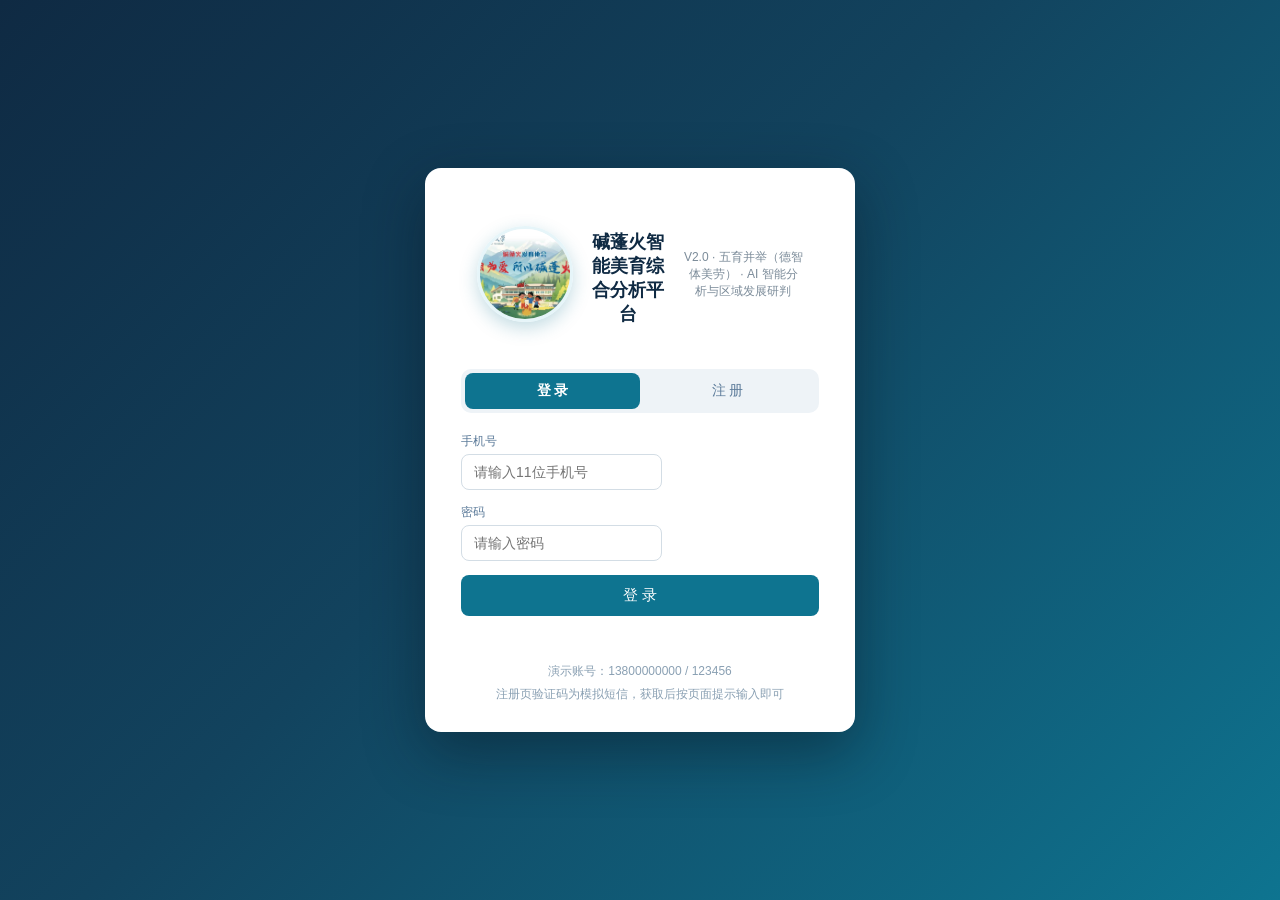
<file: templates/login.html>
<!DOCTYPE html>
<html lang="zh-CN">
<head>
<meta charset="UTF-8">
<meta name="viewport" content="width=device-width, initial-scale=1.0">
<title>登录 - 碱蓬火智能美育综合分析平台</title>
<link rel="stylesheet" href="/static/css/style.css">
</head>
<body class="login-body">
<div class="login-wrap">
  <div class="login-box">
    <div class="brand">
      <img src="/static/logo.jpg" alt="碱蓬火" class="login-logo">
      <h1>碱蓬火智能美育综合分析平台</h1>
      <p>V2.0 · 五育并举（德智体美劳） · AI 智能分析与区域发展研判</p>
    </div>
    <div class="tabs">
      <div id="tab_login" class="active" onclick="switchTab('login')">登 录</div>
      <div id="tab_reg" onclick="switchTab('reg')">注 册</div>
    </div>
    <div id="panel_login">
      <div class="field"><label>手机号</label><input type="text" id="lg_phone" placeholder="请输入11位手机号" maxlength="11"></div>
      <div class="field"><label>密码</label><input type="password" id="lg_pwd" placeholder="请输入密码"></div>
      <button class="btn primary btn-block" onclick="doLogin()">登 录</button>
      <div class="msg" id="lg_msg"></div>
    </div>
    <div id="panel_reg" style="display:none">
      <div class="field"><label>手机号（将作为登录账号）</label><input type="text" id="rg_phone" placeholder="请输入11位手机号" maxlength="11"></div>
      <div class="field">
        <label>短信验证码</label>
        <div class="code-row">
          <input type="text" id="rg_code" placeholder="6位验证码" maxlength="6">
          <button class="btn gray" id="btn_code" onclick="sendCode()">获取验证码</button>
        </div>
      </div>
      <div class="field"><label>设置密码（至少6位）</label><input type="password" id="rg_pwd" placeholder="请输入密码"></div>
      <div class="field"><label>确认密码</label><input type="password" id="rg_pwd2" placeholder="再次输入密码"></div>
      <button class="btn green btn-block" onclick="doRegister()">注 册 并 登 录</button>
      <div class="msg" id="rg_msg"></div>
    </div>
    <div class="tip">
      演示账号：13800000000 / 123456<br>注册页验证码为模拟短信，获取后按页面提示输入即可
    </div>
  </div>
</div>
<div id="toast" class="toast"></div>
<script>
function toast(msg, type) { var t = document.getElementById('toast'); t.textContent = msg; t.className = 'toast show ' + (type || ''); setTimeout(function () { t.className = 'toast'; }, 3000); }
function switchTab(t) {
  document.getElementById('tab_login').className = t === 'login' ? 'active' : '';
  document.getElementById('tab_reg').className = t === 'reg' ? 'active' : '';
  document.getElementById('panel_login').style.display = t === 'login' ? '' : 'none';
  document.getElementById('panel_reg').style.display = t === 'reg' ? '' : 'none';
}
function setMsg(id, text, ok) { var el = document.getElementById(id); el.textContent = text || ''; el.className = 'msg' + (ok ? ' ok' : ''); }
async function api(url, body) {
  var res = await fetch(url, { method: 'POST', headers: { 'Content-Type': 'application/json' }, body: JSON.stringify(body) });
  return res.json();
}
async function doLogin() {
  var phone = document.getElementById('lg_phone').value.trim();
  var pwd = document.getElementById('lg_pwd').value;
  if (!/^1[3-9]\d{9}$/.test(phone)) { setMsg('lg_msg', '请输入正确的11位手机号'); return; }
  if (!pwd) { setMsg('lg_msg', '请输入密码'); return; }
  setMsg('lg_msg', '登录中…');
  var r = await api('/api/login', { phone: phone, password: pwd });
  if (r.ok) { toast('登录成功', 'success'); setTimeout(function () { location.href = '/'; }, 400); }
  else setMsg('lg_msg', r.msg || '登录失败');
}
var codeTimer = null;
async function sendCode() {
  var phone = document.getElementById('rg_phone').value.trim();
  if (!/^1[3-9]\d{9}$/.test(phone)) { setMsg('rg_msg', '请输入正确的11位手机号'); return; }
  setMsg('rg_msg', '发送中…');
  var r = await api('/api/send_code', { phone: phone });
  if (r.ok) {
    setMsg('rg_msg', '验证码已生成（演示模式），请在下方输入：' + r.demo_code, true);
    toast('演示验证码：' + r.demo_code, 'success');
    var btn = document.getElementById('btn_code');
    var n = 60; btn.disabled = true; btn.textContent = n + 's';
    if (codeTimer) clearInterval(codeTimer);
    codeTimer = setInterval(function () {
      n--; btn.textContent = n + 's';
      if (n <= 0) { clearInterval(codeTimer); btn.disabled = false; btn.textContent = '重新获取'; }
    }, 1000);
  } else setMsg('rg_msg', r.msg || '发送失败');
}
async function doRegister() {
  var phone = document.getElementById('rg_phone').value.trim();
  var code = document.getElementById('rg_code').value.trim();
  var pwd = document.getElementById('rg_pwd').value;
  var pwd2 = document.getElementById('rg_pwd2').value;
  if (!/^1[3-9]\d{9}$/.test(phone)) { setMsg('rg_msg', '请输入正确的11位手机号'); return; }
  if (!/^\d{6}$/.test(code)) { setMsg('rg_msg', '请输入6位验证码'); return; }
  if (pwd.length < 6) { setMsg('rg_msg', '密码至少6位'); return; }
  if (pwd !== pwd2) { setMsg('rg_msg', '两次密码不一致'); return; }
  setMsg('rg_msg', '注册中…');
  var r = await api('/api/register', { phone: phone, code: code, password: pwd });
  if (r.ok) { toast('注册成功', 'success'); setTimeout(function () { location.href = '/'; }, 500); }
  else setMsg('rg_msg', r.msg || '注册失败');
}
document.getElementById('lg_phone').addEventListener('keydown', function (e) { if (e.key === 'Enter') doLogin(); });
document.getElementById('lg_pwd').addEventListener('keydown', function (e) { if (e.key === 'Enter') doLogin(); });
document.getElementById('rg_pwd2').addEventListener('keydown', function (e) { if (e.key === 'Enter') doRegister(); });
</script>
</body>
</html>
</file>
<file: static/css/style.css>
/* ===== 碱蓬火智能美育综合分析平台 V2.0 全局样式 ===== */
* { margin: 0; padding: 0; box-sizing: border-box; }
body { font-family: 'Microsoft YaHei', 'PingFang SC', sans-serif; background: #eef3f7; color: #22303c; font-size: 14px; }
a { text-decoration: none; color: inherit; }
.muted { color: #7b8b99; font-size: 12.5px; }

/* ===== 布局骨架 ===== */
.app-shell { display: flex; min-height: 100vh; }
.sidebar { width: 238px; flex: 0 0 238px; background: linear-gradient(180deg, #0f2a43 0%, #12435e 55%, #0e7490 100%); color: #dfeaf1; display: flex; flex-direction: column; position: sticky; top: 0; height: 100vh; }
.brand { display: flex; align-items: center; gap: 12px; padding: 18px 16px; border-bottom: 1px solid rgba(255,255,255,.12); }
.brand-logo { width: 48px; height: 48px; border-radius: 12px; object-fit: cover; border: 2px solid rgba(255,255,255,.35); }
.brand-name { font-size: 15px; font-weight: 700; color: #fff; letter-spacing: 1px; }
.brand-sub { font-size: 11px; color: #9fc3d4; margin-top: 2px; }
.nav { flex: 1; padding: 14px 10px; display: flex; flex-direction: column; gap: 2px; }
.nav-item { display: flex; align-items: center; gap: 10px; padding: 11px 14px; border-radius: 10px; color: #cfe0ea; font-size: 14px; transition: all .18s; }
.nav-item:hover { background: rgba(255,255,255,.10); color: #fff; }
.nav-item.active { background: rgba(255,255,255,.16); color: #fff; font-weight: 600; box-shadow: inset 3px 0 0 #22d3ee; }
.dot { width: 9px; height: 9px; border-radius: 50%; flex: 0 0 9px; }
.c1 { background: #38bdf8; } .c2 { background: #34d399; } .c3 { background: #fbbf24; }
.c4 { background: #f472b6; } .c5 { background: #a78bfa; } .c6 { background: #fb923c; }
.c7 { background: #4ade80; } .c8 { background: #f87171; }
.side-foot { padding: 14px 16px; border-top: 1px solid rgba(255,255,255,.12); }
.user-chip { display: flex; align-items: center; gap: 8px; font-size: 13px; margin-bottom: 10px; color: #e8f4fa; }
.btn-logout { width: 100%; background: rgba(255,255,255,.14); color: #fff; border: none; border-radius: 8px; padding: 8px 0; cursor: pointer; font-size: 13px; }
.btn-logout:hover { background: rgba(255,255,255,.24); }
.main { flex: 1; min-width: 0; display: flex; flex-direction: column; }
.topbar { background: #fff; padding: 14px 26px; display: flex; align-items: center; justify-content: space-between; box-shadow: 0 1px 4px rgba(15,42,67,.06); position: sticky; top: 0; z-index: 20; }
.page-title { font-size: 17px; font-weight: 700; color: #0f2a43; }
.ver-tag { font-size: 12px; color: #0e7490; background: #e6f5f9; padding: 5px 12px; border-radius: 20px; }
.content { padding: 22px 26px 40px; }

/* ===== 通用卡片与栅格 ===== */
.card { background: #fff; border-radius: 14px; box-shadow: 0 2px 10px rgba(15,42,67,.05); padding: 18px 20px; margin-bottom: 16px; }
.card h3 { font-size: 15px; color: #0f2a43; margin-bottom: 12px; }
.grid { display: grid; gap: 16px; margin-bottom: 16px; }
.grid.c2 { grid-template-columns: 1fr 1fr; }
.grid.c3 { grid-template-columns: repeat(3, 1fr); }
.grid.c4 { grid-template-columns: repeat(4, 1fr); }
.kpi { text-align: center; padding: 20px 12px; }
.kpi .num { font-size: 32px; font-weight: 800; color: #0e7490; }
.kpi .lbl { color: #7b8b99; font-size: 13px; margin-top: 4px; }
.chart { width: 100%; height: 260px; }
.chart-sm { width: 100%; height: 210px; }
.page-head { margin-bottom: 16px; }
.page-head h2 { font-size: 20px; color: #0f2a43; }
.page-head p { color: #7b8b99; font-size: 13px; margin-top: 4px; }

/* ===== 表单 ===== */
.form-row { display: flex; gap: 10px; flex-wrap: wrap; align-items: center; }
.form-col { display: flex; flex-direction: column; gap: 12px; }
.f { display: flex; flex-direction: column; gap: 4px; flex: 1; min-width: 120px; }
.f.small { flex: 0 0 90px; }
.f label { font-size: 12px; color: #64748b; }
input, select { border: 1px solid #d3dde5; border-radius: 8px; padding: 9px 12px; font-size: 14px; background: #fff; outline: none; transition: border-color .15s; color: #22303c; }
input:focus, select:focus { border-color: #0e7490; box-shadow: 0 0 0 3px rgba(14,116,144,.12); }
.score-in { width: 86px; text-align: center; padding: 6px 8px; }
input[type="range"] { padding: 0; border: none; accent-color: #0e7490; }

/* ===== 按钮 ===== */
.btn { border: none; border-radius: 8px; padding: 9px 18px; font-size: 14px; cursor: pointer; transition: all .15s; }
.btn.primary { background: #0e7490; color: #fff; }
.btn.primary:hover { background: #0b6279; }
.btn.blue { background: #38bdf8; color: #fff; }
.btn.green { background: #10b981; color: #fff; }
.btn.gray { background: #e4eaf0; color: #3d4c59; }
.btn.orange { background: #fb923c; color: #fff; }
.btn.sm { padding: 5px 11px; font-size: 12.5px; border-radius: 6px; }
.btn-block { width: 100%; padding: 11px; font-size: 15px; }
.btn:disabled { opacity: .55; cursor: not-allowed; }

/* ===== 表格 ===== */
.tbl-wrap { overflow-x: auto; }
.tbl { width: 100%; border-collapse: collapse; font-size: 13.5px; }
.tbl th { background: #f1f7fa; color: #134e5f; font-weight: 600; padding: 10px 12px; text-align: left; white-space: nowrap; border-bottom: 2px solid #dce8ef; }
.tbl td { padding: 9px 12px; border-bottom: 1px solid #eef2f6; }
.tbl tr:hover td { background: #f8fbfc; }
.tag { display: inline-block; padding: 2px 10px; border-radius: 20px; font-size: 12px; font-weight: 600; }
.t1 { background: #d9f3e8; color: #067647; }
.t2 { background: #e6f5f9; color: #0e7490; }
.t3 { background: #fdf0d7; color: #b45309; }
.t4 { background: #fde3e1; color: #b91c1c; }

/* ===== 学生列表 ===== */
.stu-list { display: flex; flex-direction: column; gap: 6px; max-height: 420px; overflow: auto; }
.stu-item { display: flex; justify-content: space-between; align-items: center; padding: 10px 12px; border-radius: 10px; border: 1px solid #e6edf3; cursor: pointer; transition: all .15s; }
.stu-item:hover { border-color: #9fd4e3; background: #f4fafc; }
.stu-item.active { border-color: #0e7490; background: #e6f5f9; box-shadow: inset 3px 0 0 #0e7490; }
.stu-item small { color: #7b8b99; }
.stu-item .tag { font-size: 11.5px; }

/* ===== 弹窗 ===== */
.modal-mask { position: fixed; inset: 0; background: rgba(15,42,67,.45); z-index: 60; display: flex; align-items: center; justify-content: center; }
.modal { background: #fff; border-radius: 14px; width: 92%; max-width: 760px; max-height: 86vh; display: flex; flex-direction: column; box-shadow: 0 18px 50px rgba(15,42,67,.3); }
.modal-head { display: flex; justify-content: space-between; align-items: center; padding: 16px 20px; border-bottom: 1px solid #eef2f6; }
.modal-head h3 { margin: 0; }
.modal-body { padding: 16px 20px; overflow: auto; }
.modal-body h4 { color: #0e7490; margin: 14px 0 8px; font-size: 14px; }
.pf-info { background: #f1f7fa; border-radius: 8px; padding: 9px 12px; font-size: 13px; margin-bottom: 6px; }
.pf-comment { background: #f8fbfc; border-left: 3px solid #10b981; padding: 6px 10px; margin: 6px 0; font-size: 12.8px; }

/* ===== 综合评价 ===== */
.dims-toolbar { display: flex; justify-content: space-between; align-items: center; margin-bottom: 12px; }
.comment-box { margin-top: 14px; background: #f8fbfc; border-radius: 10px; padding: 12px 14px; }
.comment-box h4 { font-size: 13px; color: #0e7490; margin-bottom: 6px; }

/* ===== 作品评价 ===== */
.ai-preview { margin-top: 12px; background: linear-gradient(90deg, #e6f5f9, #f0fbfd); border-radius: 10px; padding: 12px 14px; font-size: 15px; font-weight: 700; color: #0e7490; }
input[type="range"] + span { font-size: 12.5px; color: #64748b; text-align: right; }

/* ===== 成长指南 ===== */
.guide-total { display: flex; gap: 26px; align-items: center; margin-top: 4px; }
.guide-total .big { font-size: 34px; font-weight: 800; color: #0e7490; line-height: 1.1; }
.g-target { background: #f8fbfc; border-radius: 10px; padding: 10px 16px; font-size: 13px; line-height: 1.9; }
.g-target b { color: #0f2a43; }
.dim-head { display: flex; gap: 12px; align-items: center; margin-bottom: 8px; }
.dim-letter { width: 40px; height: 40px; border-radius: 12px; background: linear-gradient(135deg, #0e7490, #22d3ee); color: #fff; font-size: 19px; font-weight: 800; display: flex; align-items: center; justify-content: center; }
.bar { height: 8px; background: #eef2f6; border-radius: 6px; overflow: hidden; margin-bottom: 10px; }
.bar-in { height: 100%; border-radius: 6px; }
.lv-ok { background: #10b981; } .lv-good { background: #38bdf8; } .lv-mid { background: #fb923c; } .lv-warn { background: #ef4444; }
.advice { font-size: 13px; color: #47586a; line-height: 1.9; }
.act-list { list-style: none; padding: 0; }
.act-list li { padding: 7px 0 7px 26px; position: relative; font-size: 13px; color: #47586a; border-bottom: 1px dashed #eef2f6; }
.act-list li:last-child { border-bottom: none; }
.act-list li::before { content: '✓'; position: absolute; left: 6px; color: #10b981; font-weight: 700; }

/* ===== 区域分析 ===== */
.region-search .search-row { display: flex; gap: 10px; }
.region-search input { flex: 1; font-size: 15px; padding: 11px 14px; }
.chips { display: flex; flex-wrap: wrap; gap: 8px; align-items: center; margin-top: 12px; font-size: 13px; color: #7b8b99; }
.chip { background: #e6f5f9; color: #0e7490; padding: 4px 12px; border-radius: 20px; cursor: pointer; font-size: 12.5px; }
.chip:hover { background: #cdeef7; }
.region-head { display: flex; justify-content: space-between; gap: 18px; align-items: flex-start; }
.region-head h3 { font-size: 18px; margin-bottom: 2px; }
.r-summary { margin-top: 8px; font-size: 13px; color: #47586a; line-height: 1.8; }
.r-index { text-align: center; padding: 14px 22px; border-radius: 12px; min-width: 128px; }
.r-index .big { font-size: 36px; font-weight: 800; line-height: 1.1; }
.r-index div { font-size: 13px; font-weight: 600; }
.warn-card { border-left: 4px solid #fb923c; }
.r-note { font-size: 12px; line-height: 1.8; }
.core-list p { font-size: 13px; color: #47586a; line-height: 1.95; margin-bottom: 8px; }
.core-list b { color: #0e7490; }

/* ===== 登录页 ===== */
.login-body { min-height: 100vh; background: linear-gradient(135deg, #0f2a43 0%, #12435e 45%, #0e7490 100%); display: flex; align-items: center; justify-content: center; padding: 20px; }
.login-wrap { width: 100%; max-width: 430px; }
.login-box { background: #fff; border-radius: 16px; box-shadow: 0 20px 60px rgba(6,20,32,.45); padding: 32px 36px 26px; }
.brand { text-align: center; margin-bottom: 20px; }
.login-logo { width: 96px; height: 96px; object-fit: cover; border-radius: 50%; border: 3px solid #e6f5f9; box-shadow: 0 6px 18px rgba(14,116,144,.25); }
.brand h1 { font-size: 18px; color: #0f2a43; margin: 12px 0 4px; }
.brand p { font-size: 12px; color: #7b8b99; }
.tabs { display: flex; background: #eef3f7; border-radius: 10px; padding: 4px; margin-bottom: 20px; }
.tabs div { flex: 1; text-align: center; padding: 9px 0; font-size: 14px; color: #5b7a99; border-radius: 8px; cursor: pointer; transition: all .15s; }
.tabs div.active { background: #0e7490; color: #fff; font-weight: 600; }
.field { margin-bottom: 14px; }
.field label { font-size: 12px; color: #5b7a99; margin-bottom: 4px; display: block; }
.code-row { display: flex; gap: 8px; }
.code-row input { flex: 1; }
.code-row .btn { width: 118px; flex: 0 0 118px; }
.msg { font-size: 13px; color: #b91c1c; min-height: 20px; text-align: center; margin-top: 8px; }
.msg.ok { color: #067647; }
.tip { font-size: 12px; color: #8aa0b3; text-align: center; margin-top: 16px; line-height: 1.9; }

/* ===== Toast ===== */
.toast { position: fixed; top: 22px; left: 50%; transform: translateX(-50%); background: #22303c; color: #fff; padding: 10px 22px; border-radius: 10px; font-size: 14px; z-index: 99; opacity: 0; pointer-events: none; transition: all .25s; box-shadow: 0 6px 20px rgba(6,20,32,.25); }
.toast.show { opacity: 1; }
.toast.success { background: #0e7490; }
.toast.error { background: #b91c1c; }

/* ===== 响应式 ===== */
@media (max-width: 1080px) {
  .grid.c4 { grid-template-columns: repeat(2, 1fr); }
  .grid.c3 { grid-template-columns: 1fr; }
}
@media (max-width: 860px) {
  .grid.c2 { grid-template-columns: 1fr; }
  .sidebar { width: 76px; flex-basis: 76px; }
  .brand-txt, .nav-item span:not(.dot), .user-chip span, .btn-logout { display: none; }
  .nav-item { justify-content: center; }
  .content { padding: 16px; }
}
</file>
